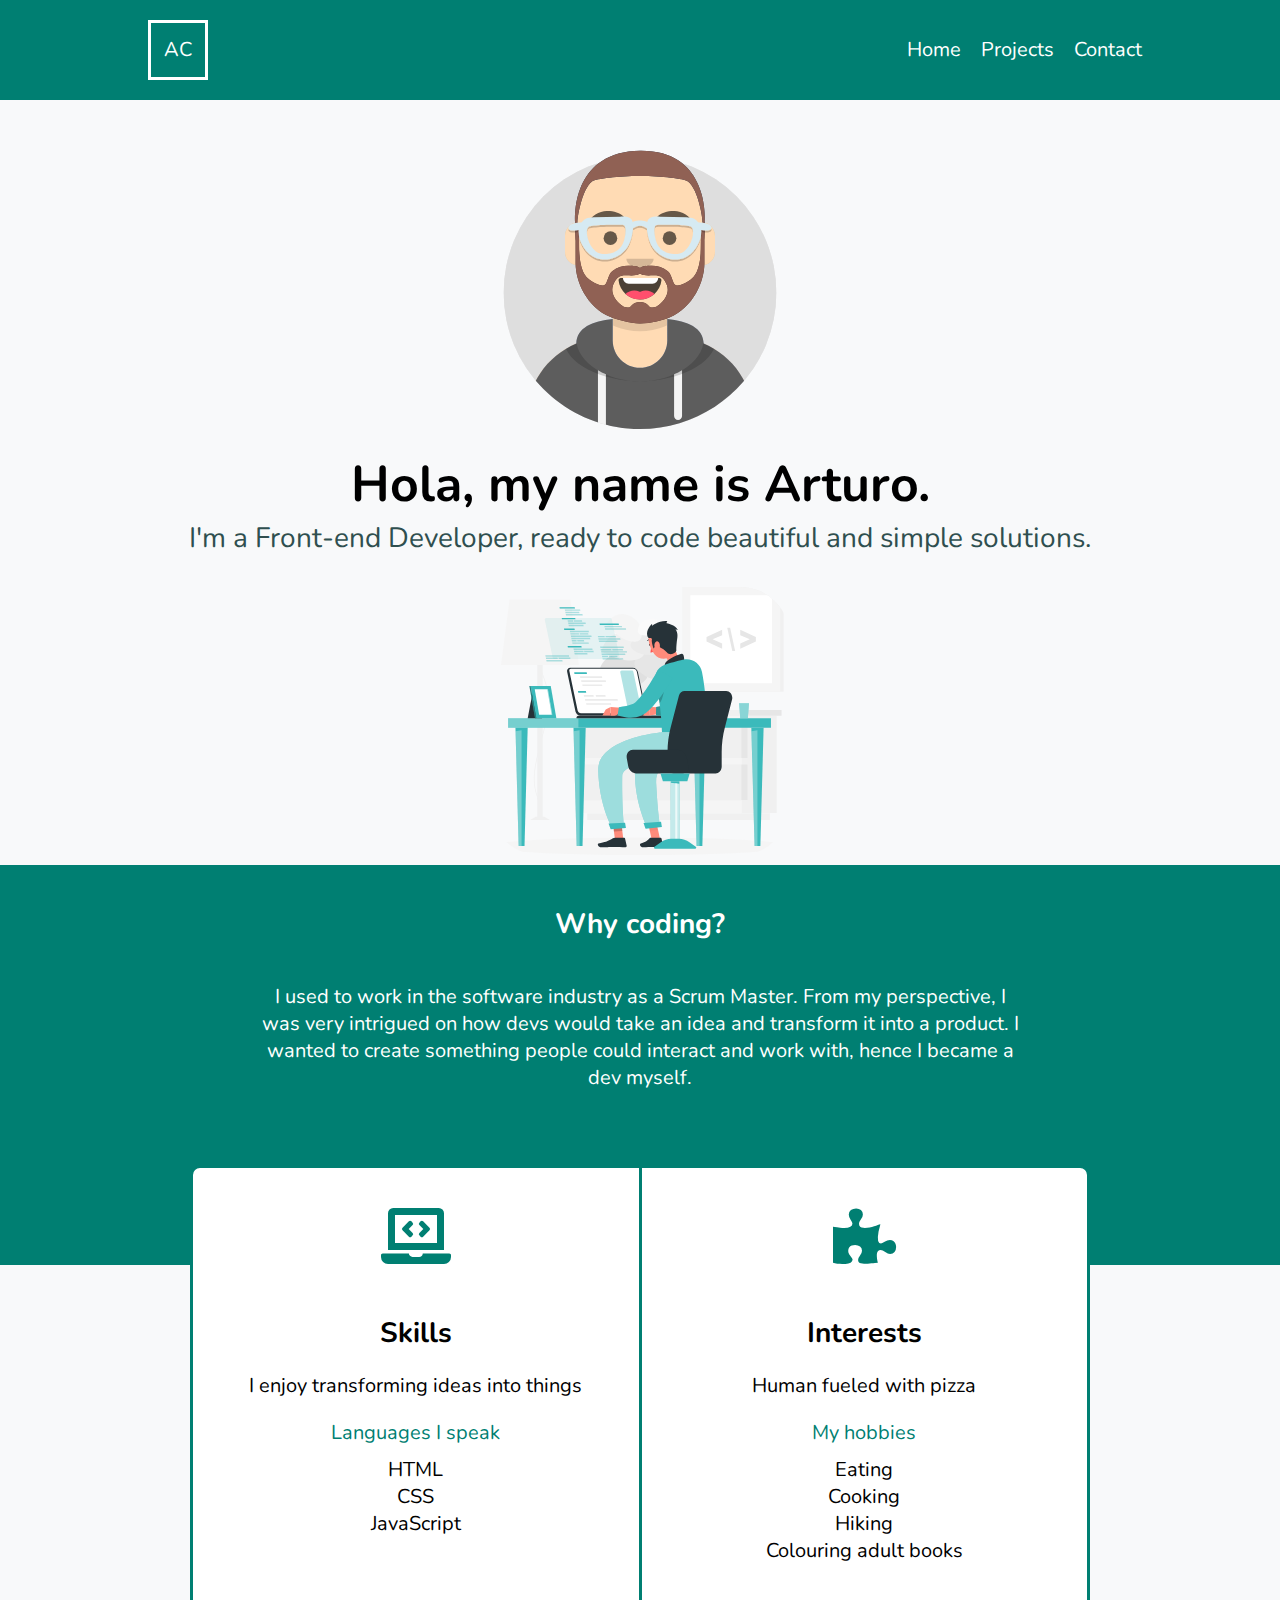
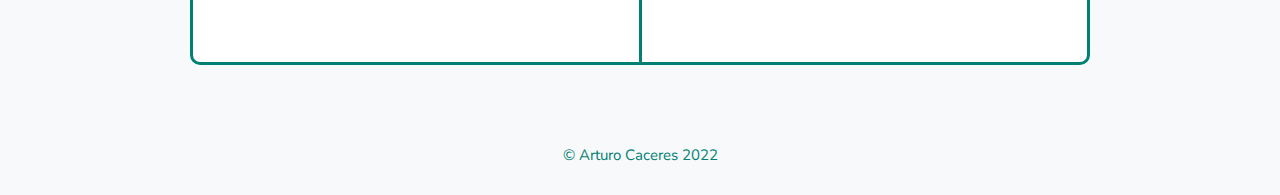
<file: index.html>
<!DOCTYPE html>
<html lang="en">
  <head>
    <title>Arturo Caceres</title>
    <meta name="viewport" content="width=device-width, initial-scale=1.0" />
    <link rel="preconnect" href="https://fonts.gstatic.com" />
    <link
      href="https://fonts.googleapis.com/css2?family=Nunito:wght@200;400&display=swap"
      rel="stylesheet"
    />
    <link href="assets/font-awesome/css/all.css" rel="stylesheet" />
    <link href="theme-style.css" rel="stylesheet" />
    <link href="index-style.css" rel="stylesheet" />
  </head>

  <body>
    <!-- Text Component - Nav-->
    <nav>
      <div class="nav-container">
        <a href="index.html">
          <div class="logo">AC</div>
        </a>
        <ul>
          <li class="home-li"><a href="index.html">Home</a></li>
          <li><a href="projects.html">Projects</a></li>
          <li><a href="contact.html">Contact</a></li>
        </ul>
      </div>
    </nav>

    <section class="intro-to-site">
      <header>
        <!-- Graphic component - Avatar -->
        <div class="avatar">
          <img src="assets/avatar-main.svg" alt="Personal avatar" />
        </div>
        <div class="wrapper-text">
          <h2>Hola, my name is Arturo.</h2>
        </div>
        <p class="information">
          I'm a Front-end Developer, ready to code beautiful and simple
          solutions.
        </p>
      </header>

      <div class="image-wrapper">
        <img
          class="banner"
          src="assets/web-development-banner.svg"
          alt="Main banner"
        />
      </div>
    </section>

    <section class="about-me">
      <h3 class="me-title">Why coding?</h3>
      <p class="me-content">
        I used to work in the software industry as a Scrum Master. From my
        perspective, I was very intrigued on how devs would take an idea and
        transform it into a product. I wanted to create something people could
        interact and work with, hence I became a dev myself.
      </p>
    </section>

    <section class="traits">
      <!-- Text and Graphic Component - Trait -->
      <div class="trait-column">
        <i class="fas fa-laptop-code fa-2x"></i>
        <h4 class="trait-title">Skills</h4>
        <div class="trait-subtitle">I enjoy transforming ideas into things</div>
        <div class="trait-list-title">Languages I speak</div>
        <ul>
          <li>HTML</li>
          <li>CSS</li>
          <li>JavaScript</li>
        </ul>
      </div>

      <!-- Text and Graphic Component - Trait -->
      <div class="trait-column">
        <i class="fas fa-puzzle-piece fa-2x"></i>
        <h4 class="trait-title">Interests</h4>
        <div class="trait-subtitle">Human fueled with pizza</div>
        <div class="trait-list-title">My hobbies</div>
        <ul>
          <li>Eating</li>
          <li>Cooking</li>
          <li>Hiking</li>
          <li>Colouring adult books</li>
        </ul>
      </div>
    </section>

    <footer>© Arturo Caceres 2022</footer>
  </body>
</html>
</file>
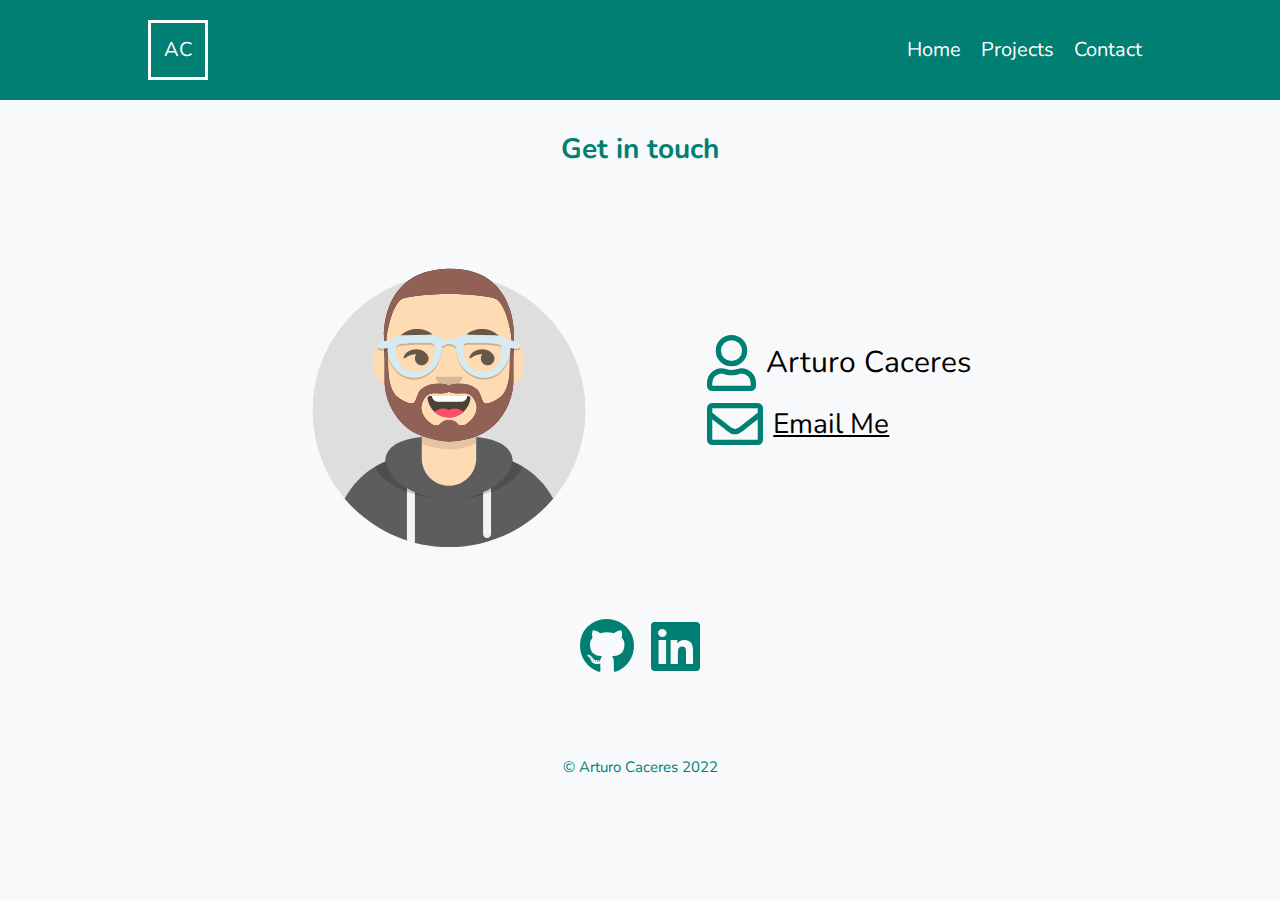
<file: contact.html>
<!DOCTYPE html>
<html lang="en">
  <head>
    <title>Contact Me</title>
    <meta name="viewport" content="width=device-width, initial-scale=1.0" />
    <link rel="preconnect" href="https://fonts.gstatic.com" />
    <link
      href="https://fonts.googleapis.com/css2?family=Nunito:wght@200;400&display=swap"
      rel="stylesheet"
    />
    <link href="assets/font-awesome/css/all.css" rel="stylesheet" />
    <link href="theme-style.css" rel="stylesheet" />
    <link href="contact-style.css" rel="stylesheet" />
  </head>
  <body>
    <!-- Text Component - Nav-->
    <nav>
      <div class="nav-container">
        <a href="index.html">
          <div class="logo">AC</div>
        </a>
        <ul>
          <li class="home-li"><a href="index.html">Home</a></li>
          <li><a href="projects.html">Projects</a></li>
          <li><a href="contact.html">Contact</a></li>
        </ul>
      </div>
    </nav>

    <section class="contact-info">
      <header>
        <!-- Text component - Title -->
        <h1 id="title">Get in touch</h1>
      </header>

      <div class="contact-data">
        <!-- Graphic component - Avatar -->
        <div class="avatar">
          <img src="assets/avatar-side.svg" alt="personal avatar" />
        </div>

        <div class="contact-info">
          <!-- Graphic Component - Contact Item -->
          <div class="icon-text">
            <i class="far fa-user fa-2x"></i><span>Arturo Caceres</span>
          </div>
          <!-- Graphic Component - Contact Item -->
          <div class="icon-text">
            <i class="far fa-envelope fa-2x"></i>
            <span><a href="mailto:arturo_caceres@aol.com">Email Me</a></span>
          </div>
        </div>
      </div>

      <div id="external-sites">
        <!-- Graphic Component - Social Media -->
        <a
          class="social-media"
          href="https://github.com/arturo-caceres"
          target="_blank"
          ><i class="fab fa-github fa-2x"></i
          ><span class="hidden-text">Github</span></a
        >
        <!-- Graphic Component - Social Media -->
        <a
          class="social-media"
          href="https://www.linkedin.com/in/acacerest/"
          target="_blank"
          ><i class="fab fa-linkedin fa-2x"></i
          ><span class="hidden-text">LinkedIn</span></a
        >
      </div>
    </section>
    <footer>© Arturo Caceres 2022</footer>
  </body>
</html>
</file>
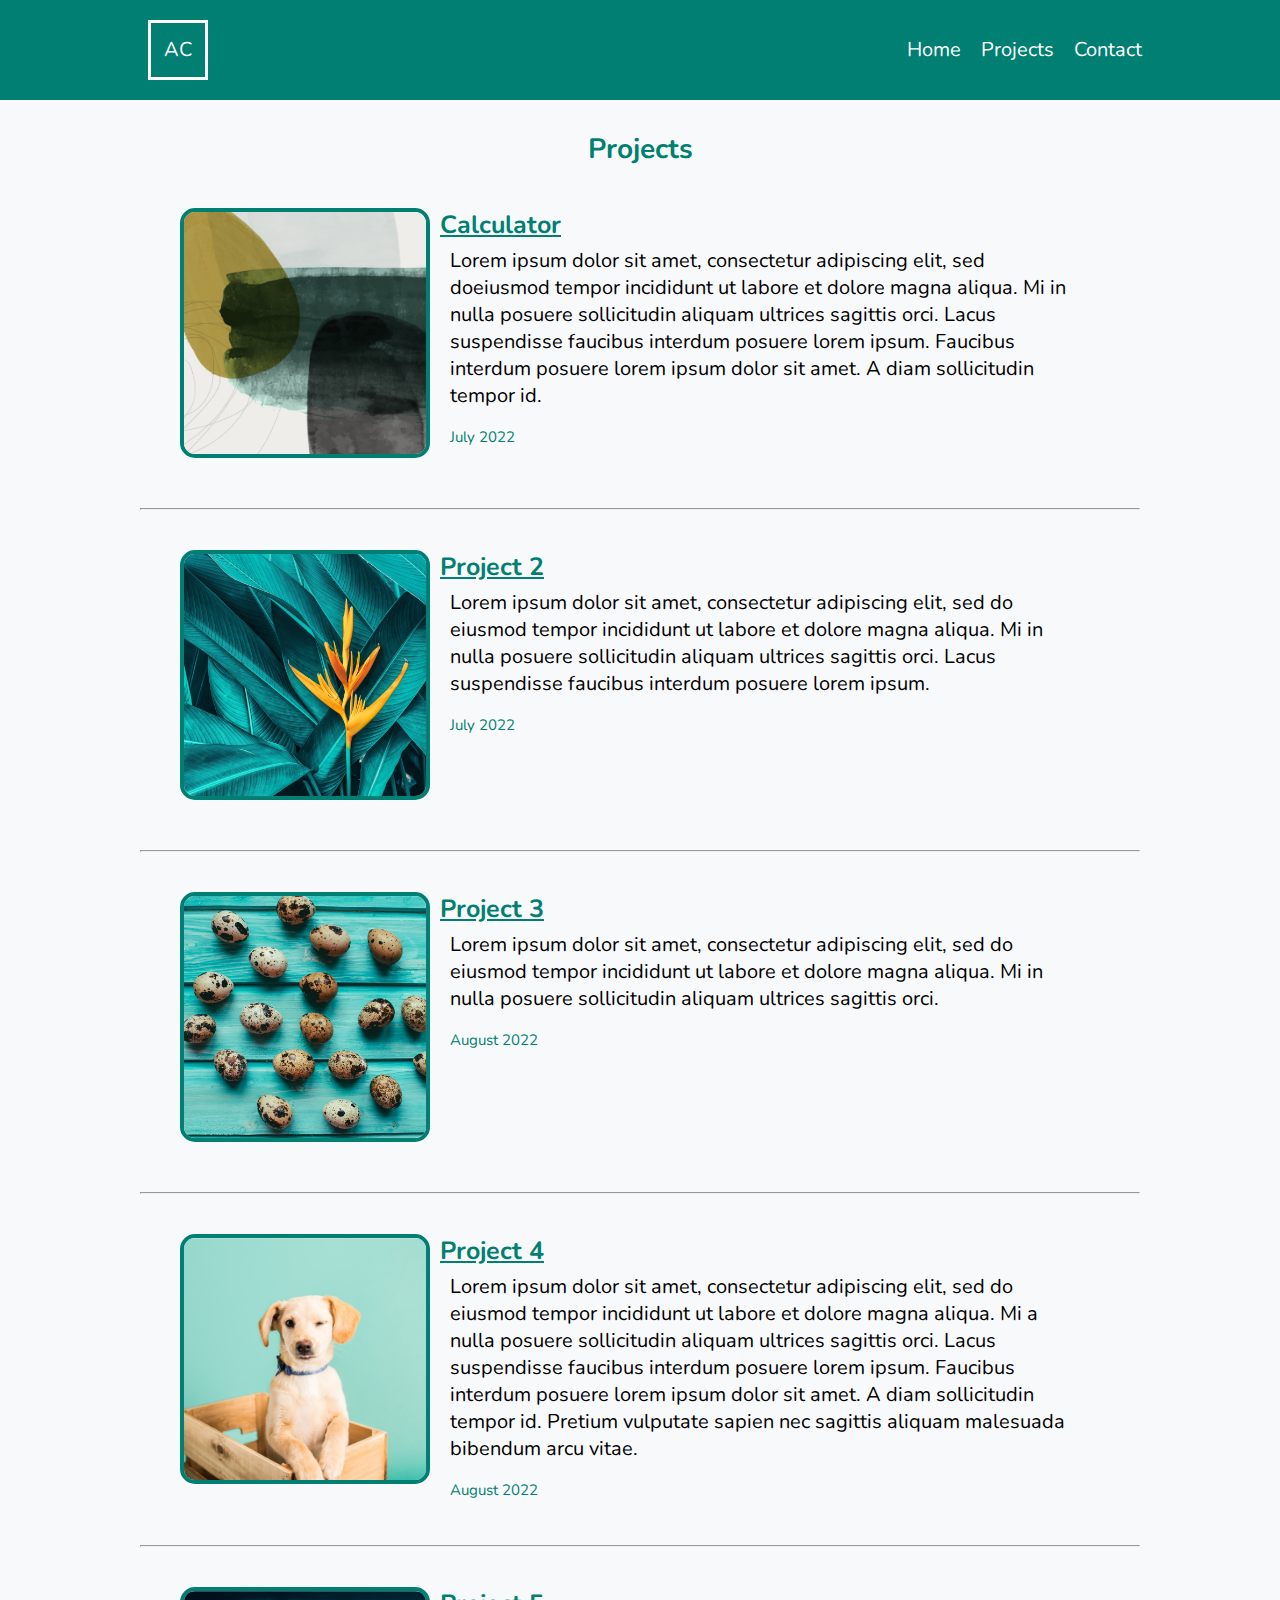
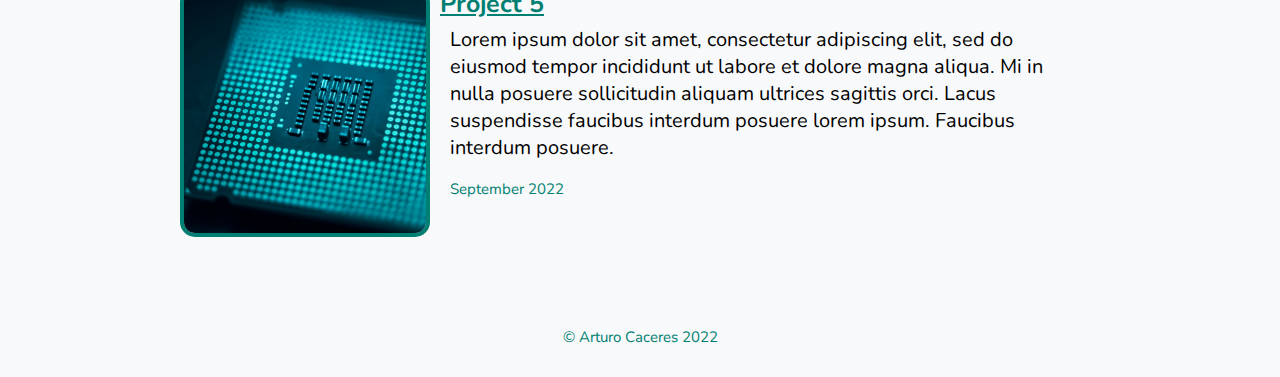
<file: projects.html>
<!DOCTYPE html>
<html lang="zxx">
  <head>
    <title>Projects</title>
    <meta name="viewport" content="width=device-width, initial-scale=1.0" />
    <link rel="preconnect" href="https://fonts.gstatic.com" />
    <link
      href="https://fonts.googleapis.com/css2?family=Nunito:wght@200;400&display=swap"
      rel="stylesheet"
    />
    <link href="theme-style.css" rel="stylesheet" />
    <link href="projects-style.css" rel="stylesheet" />
  </head>

  <body>
    <!-- Text Component - Nav-->
    <nav>
      <div class="nav-container">
        <a href="index.html">
          <div class="logo">AC</div>
        </a>
        <ul>
          <li class="home-li"><a href="index.html">Home</a></li>
          <li><a href="projects.html">Projects</a></li>
          <li><a href="contact.html">Contact</a></li>
        </ul>
      </div>
    </nav>

    <section class="blog-section">
      <header>
        <!-- Text component - Title -->
        <h1 id="title">Projects</h1>
      </header>

      <div class="container">
        <!-- Text and Graphic Component - Blog Post -->
        <article class="blog-flexbox">
          <div class="blog-image-wrapper">
            <img class="blog-image" src="assets/painting.jpg" alt="Painting" />
          </div>

          <div>
            <h2 class="sub-title">Calculator</h2>
            <p class="information">
              Lorem ipsum dolor sit amet, consectetur adipiscing elit, sed
              doeiusmod tempor incididunt ut labore et dolore magna aliqua. Mi
              in nulla posuere sollicitudin aliquam ultrices sagittis orci.
              Lacus suspendisse faucibus interdum posuere lorem ipsum. Faucibus
              interdum posuere lorem ipsum dolor sit amet. A diam sollicitudin
              tempor id.
            </p>
            <span class="Date">July 2022 </span>
          </div>
        </article>

        <hr />

        <!-- Text and Graphic Component - Blog Post -->
        <article class="blog-flexbox">
          <div class="blog-image-wrapper">
            <img class="blog-image" src="assets/plant.jpg" alt="Plant" />
          </div>

          <div>
            <h2 class="sub-title">Project 2</h2>
            <p class="information">
              Lorem ipsum dolor sit amet, consectetur adipiscing elit, sed do
              eiusmod tempor incididunt ut labore et dolore magna aliqua. Mi in
              nulla posuere sollicitudin aliquam ultrices sagittis orci. Lacus
              suspendisse faucibus interdum posuere lorem ipsum.
            </p>
            <span class="Date">July 2022 </span>
          </div>
        </article>

        <hr />

        <!-- Text and Graphic Component - Blog Post -->
        <article class="blog-flexbox">
          <div class="blog-image-wrapper">
            <img
              class="blog-image"
              src="assets/culinary.jpg"
              alt="Quail Eggs"
            />
          </div>

          <div>
            <h2 class="sub-title">Project 3</h2>
            <p class="information">
              Lorem ipsum dolor sit amet, consectetur adipiscing elit, sed do
              eiusmod tempor incididunt ut labore et dolore magna aliqua. Mi in
              nulla posuere sollicitudin aliquam ultrices sagittis orci.
            </p>
            <span class="Date">August 2022 </span>
          </div>
        </article>

        <hr />

        <!-- Text and Graphic Component - Blog Post -->
        <article class="blog-flexbox">
          <div class="blog-image-wrapper">
            <img class="blog-image" src="assets/dog.jpg" alt="Puppy" />
          </div>

          <div>
            <h2 class="sub-title">Project 4</h2>
            <p class="information">
              Lorem ipsum dolor sit amet, consectetur adipiscing elit, sed do
              eiusmod tempor incididunt ut labore et dolore magna aliqua. Mi a
              nulla posuere sollicitudin aliquam ultrices sagittis orci. Lacus
              suspendisse faucibus interdum posuere lorem ipsum. Faucibus
              interdum posuere lorem ipsum dolor sit amet. A diam sollicitudin
              tempor id. Pretium vulputate sapien nec sagittis aliquam malesuada
              bibendum arcu vitae.
            </p>
            <span class="Date">August 2022 </span>
          </div>
        </article>

        <hr />

        <!-- Text and Graphic Component - Blog Post -->
        <article class="blog-flexbox">
          <div class="blog-image-wrapper">
            <img class="blog-image" src="assets/tech.jpg" alt="Microchip" />
          </div>

          <div>
            <h2 class="sub-title">Project 5</h2>
            <p class="information">
              Lorem ipsum dolor sit amet, consectetur adipiscing elit, sed do
              eiusmod tempor incididunt ut labore et dolore magna aliqua. Mi in
              nulla posuere sollicitudin aliquam ultrices sagittis orci. Lacus
              suspendisse faucibus interdum posuere lorem ipsum. Faucibus
              interdum posuere.
            </p>
            <span class="Date">September 2022 </span>
          </div>
        </article>
      </div>
    </section>
    <footer>© Arturo Caceres 2022</footer>
  </body>
</html>
</file>
<file: theme-style.css>
* {
  margin: 0;
  padding: 0;
  box-sizing: border-box;
  color: black;
  font-family: "Nunito", sans-serif;
  font-size: 28px;
}

body {
  height: 100vh;
  background-color: #f8f9fa;
}

/* Text Component - Nav */
nav {
  width: 100%;
  height: 100px;
  background-color: #007f72;
}
@media only screen and (max-width: 640px) {
  nav {
    height: 90px;
  }
}
nav ul {
  display: flex;
  justify-content: flex-end;
}
@media only screen and (max-width: 640px) {
  nav ul {
    display: flex;
    justify-content: space-evenly;
    width: 100%;
  }
}
nav ul li {
  list-style: none;
  display: inline-block;
  line-height: 100px;
}
@media only screen and (max-width: 640px) {
  nav ul li {
    line-height: 50px;
  }
}
nav ul li a {
  display: block;
  text-decoration: none;
  font-size: 20px;
  color: white;
  padding: 0 10px;
}
@media only screen and (max-width: 640px) {
  nav ul li a {
    font-size: 18px;
  }
}
nav ul li a:hover {
  color: #9ce5da;
}

.nav-container {
  display: flex;
  justify-content: space-between;
  max-width: 1024px;
  margin: 0 auto;
}
@media only screen and (max-width: 640px) {
  .nav-container {
    flex-direction: row;
    align-items: baseline;
  }
}

/* Text component - Title */
#title {
  color: #007f72;
  text-align: center;
  margin: 30px 0 30px;
}

/* Graphic component - Avatar */
.avatar {
  margin: 10px 0 10px;
  text-align: center;
}
.avatar img {
  width: 300px;
}

.logo {
  font-size: 20px;
  color: white;
  text-align: center;
  border: 3px solid white;
  margin: 20px;
  width: 60px;
  height: 60px;
  line-height: 54px;
}
@media only screen and (max-width: 640px) {
  .logo {
    font-size: 15px;
    color: white;
    text-align: center;
    border: 3px solid white;
    margin: 20px;
    width: 50px;
    height: 50px;
    line-height: 45px;
  }
}
.logo:hover {
  color: #9ce5da;
}

a {
  text-decoration: none;
}

footer {
  margin: 50px 0 0;
  padding: 30px;
  color: #007f72;
  text-align: center;
  font-size: 15px;
}

@media only screen and (max-width: 640px) {
  .home-li {
    display: none;
  }
}
</file>
<file: index-style.css>
.wrapper-text {
  margin: 0 auto 0;
  padding: 0 20px;
  max-width: 740px;
  text-align: center;
}
.wrapper-text h2 {
  margin: 10px 0 0 0;
  font-size: 50px;
}

.information {
  color: darkslategrey;
  font-size: 28px;
  text-align: center;
  margin-bottom: 30px;
}
@media only screen and (max-width: 640px) {
  .information {
    font-size: 18px;
  }
}

.intro-to-site .image-wrapper {
  text-align: center;
}

.image-wrapper .banner {
  width: 300px;
  border-radius: 50px;
}

.about-me {
  padding-top: 40px;
  height: 400px;
  max-width: 100%;
  background-color: #007f72;
}

.me-title {
  text-align: center;
  color: white;
}

.me-content {
  max-width: 800px;
  margin: 40px auto;
  color: white;
  font-size: 20px;
  text-align: center;
}
@media only screen and (max-width: 640px) {
  .me-content {
    margin: 20px;
    font-size: 18px;
  }
}
@media only screen and (min-width: 641px) and (max-width: 1280px) {
  .me-content {
    padding: 0 20px 0;
  }
}

.traits {
  background-color: white;
  max-width: 900px;
  margin: 0 auto;
  height: 500px;
  margin-top: -100px;
  border-radius: 10px;
  display: flex;
  border: 3px solid #007f72;
}
.traits ul li {
  list-style: none;
  font-size: 20px;
}
@media only screen and (max-width: 640px) {
  .traits {
    display: flex;
    flex-direction: column;
    height: auto;
    width: auto;
    max-width: 335px;
  }
}

.trait-column {
  flex-grow: 1;
  flex-basis: 0;
  text-align: center;
  display: flex;
  flex-direction: column;
}
.trait-column i {
  margin: 40px;
  color: #007f72;
}
.trait-column-title {
  color: black;
  font-size: 30px;
  text-decoration: underline;
}
.trait-column + .trait-column {
  border-left: 3px solid #007f72;
}
@media only screen and (max-width: 640px) {
  .trait-column + .trait-column {
    border-left: 0 solid #007f72;
    border-top: 3px solid #007f72;
  }
}
.trait-column > * {
  margin: 10px;
}

.trait-subtitle {
  color: black;
  font-size: 20px;
}

.trait-list-title {
  font-size: 20px;
  margin: 10px 10px 0;
  color: #007f72;
}

@media only screen and (max-width: 640px) {
  .intro-to-site h2 {
    font-size: 30px;
  }
}

@media only screen and (max-width: 640px) {
  .avatar img {
    width: 300px;
  }
}

@media only screen and (max-width: 640px) {
  .banner {
    margin: 20px;
  }
}
</file>
<file: contact-style.css>
.contact-data {
  display: flex;
  justify-content: space-evenly;
  margin: 50px auto;
  max-width: 900px;
  align-items: center;
}
@media only screen and (max-width: 640px) {
  .contact-data {
    display: flex;
    flex-direction: column;
    margin: 0;
  }
}

/* Graphic Component - Contact Item */
.icon-text {
  display: flex;
  align-items: center;
}
.icon-text i {
  color: #007f72;
}
.icon-text span {
  font-size: 30px;
  margin: 10px;
}
.icon-text span a {
  text-decoration: underline;
}

#external-sites {
  margin: 50px;
  text-align: center;
}

/* Graphic Component - Social Media */
.social-media i {
  color: #007f72;
}
.social-media i:hover {
  color: #9ce5da;
}

.social-media .hidden-text {
  display: none;
}

#external-sites .social-media + .social-media {
  margin-left: 10px;
}

@media only screen and (max-width: 640px) {
  .avatar {
    margin: -30px 0 0;
  }
}
</file>
<file: projects-style.css>
.container {
  max-width: 1000px;
  margin: auto;
}

/* Text and Graphic Component - Blog Post  */
.blog-flexbox {
  display: flex;
  text-align: left;
  margin: 40px;
}
@media only screen and (max-width: 640px) {
  .blog-flexbox {
    display: flex;
    flex-direction: column;
  }
}

.blog-image-wrapper {
  text-align: center;
}

.blog-image {
  width: 250px;
  height: 250px;
  text-align: center;
  border: 4px solid #007f72;
  border-radius: 15px;
}

.sub-title {
  color: #007f72;
  font-size: 25px;
  margin: 0 10px;
  text-decoration: underline;
}

.information {
  font-size: 20px;
  margin: 5px 20px;
}

.Date {
  color: #007f72;
  font-size: 15px;
  margin: 0 20px;
}

@media only screen and (max-width: 640px) {
  h2 {
    text-align: center;
  }
}
</file>
